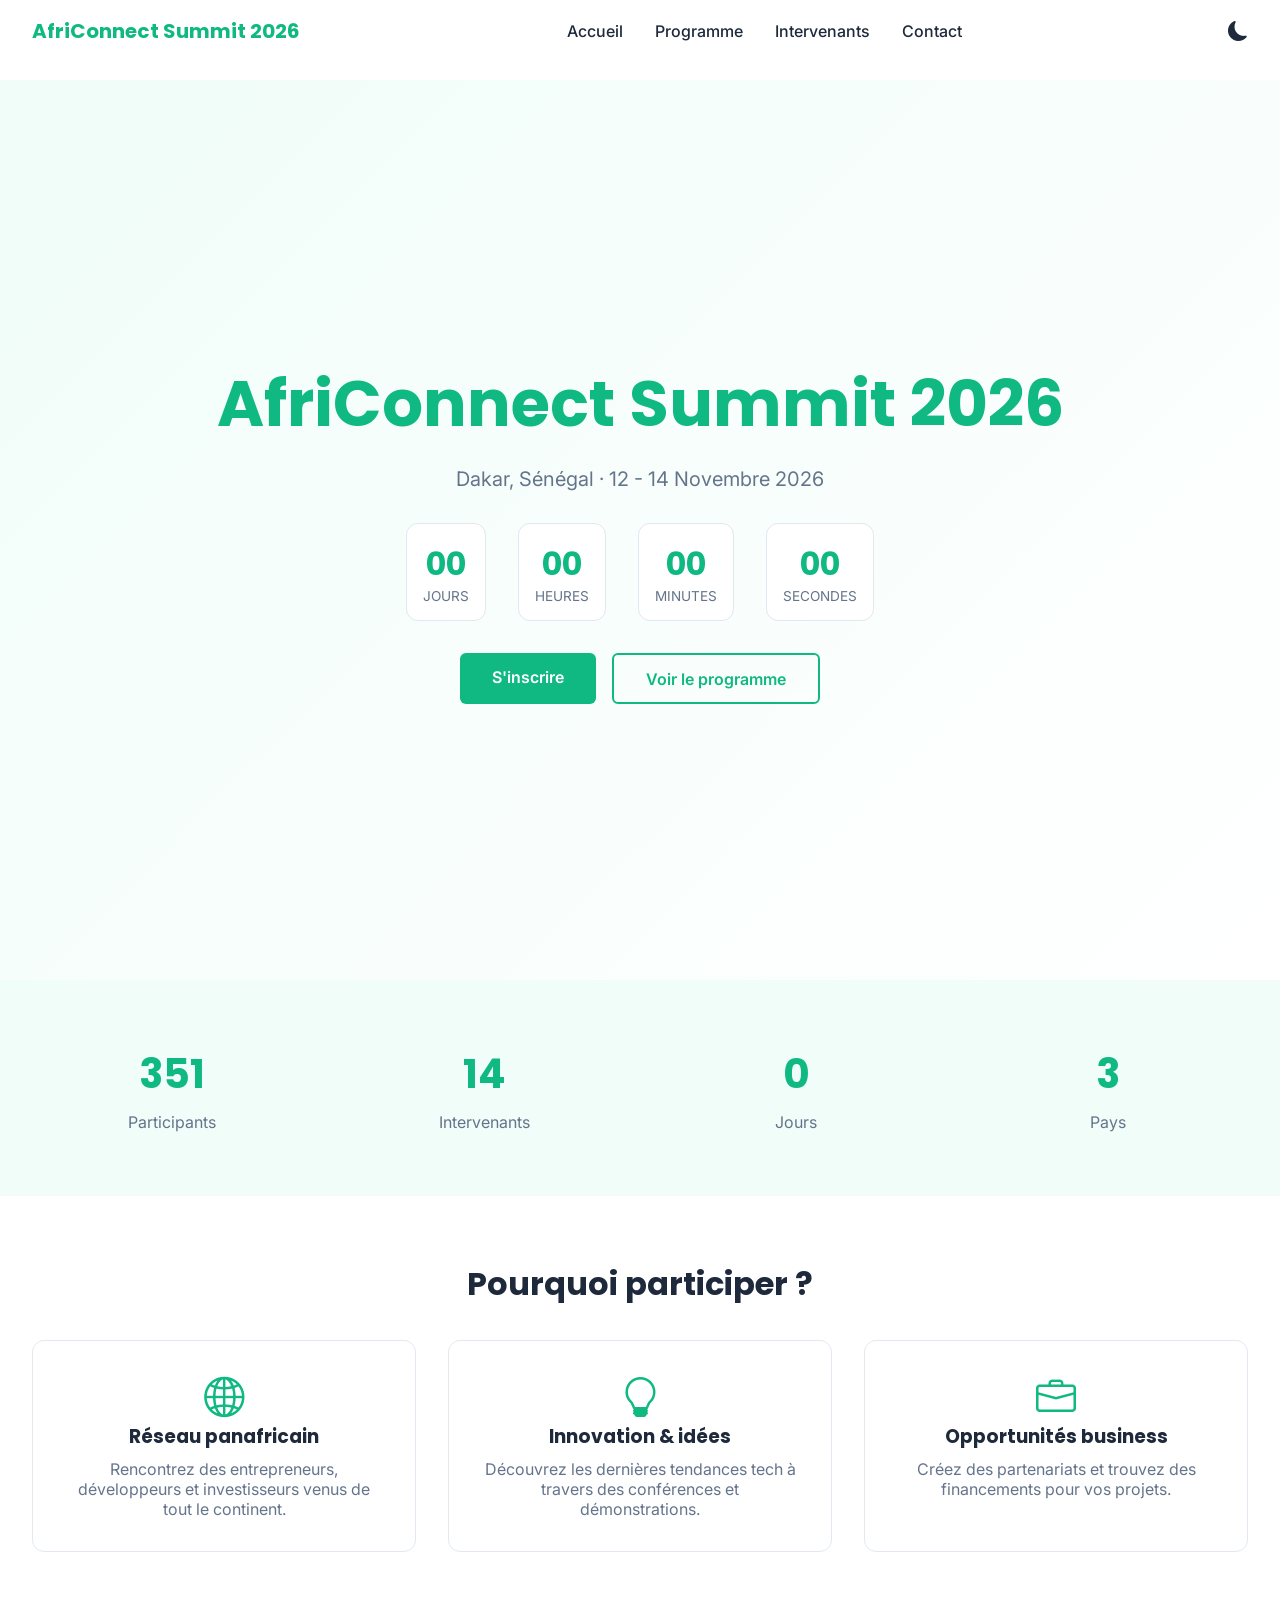
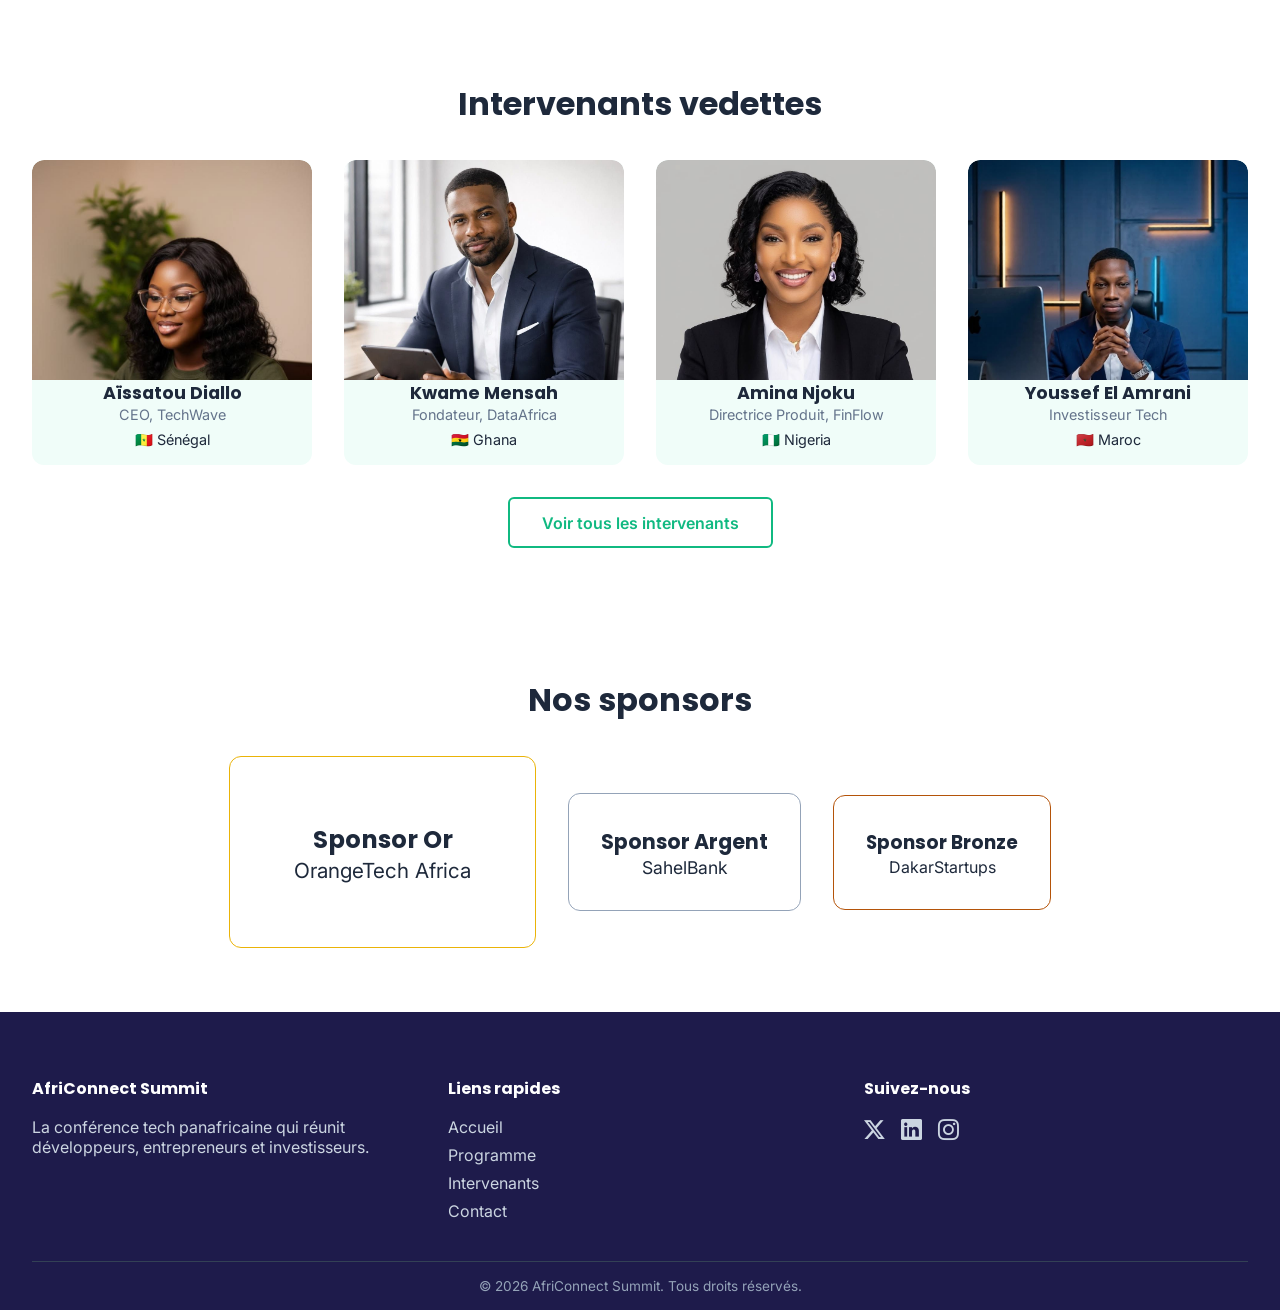
<file: index.html>
<!DOCTYPE html>
<html lang="fr">
<head>
    <meta charset="UTF-8">
    <meta name="viewport" content="width=device-width, initial-scale=1.0">
    <title>AfriConnect Summit 2026 - Accueil</title>

    <!-- Feuille de style externe -->
    <link rel="stylesheet" href="css/style.css">

    <!-- Google Fonts : Poppins pour les titres, Inter pour le corps de texte -->
    <link rel="preconnect" href="https://fonts.googleapis.com">
    <link href="https://fonts.googleapis.com/css2?family=Poppins:wght@600;700&family=Inter:wght@400;500&display=swap" rel="stylesheet">

    <!-- Bootstrap Icons via CDN -->
    <link rel="stylesheet" href="https://cdn.jsdelivr.net/npm/bootstrap-icons/font/bootstrap-icons.css">
</head>
<body>

    <!-- ============ NAVBAR ============ -->
    <header id="navbar">
        <nav>
            <a href="index.html" class="logo">AfriConnect Summit 2026</a>

            <ul class="nav-links" id="nav-links">
                <li><a href="index.html">Accueil</a></li>
                <li><a href="programme.html">Programme</a></li>
                <li><a href="intervenants.html">Intervenants</a></li>
                <li><a href="contact.html">Contact</a></li>
            </ul>

            <div class="nav-actions">
                <button id="theme-toggle" aria-label="Changer de thème">
                    <i class="bi bi-moon-fill"></i>
                </button>
                <button id="hamburger" aria-label="Ouvrir le menu">
                    <i class="bi bi-list"></i>
                </button>
            </div>
        </nav>
    </header>

    <main>
        <!-- ============ SECTION HERO ============ -->
        <section class="hero">
            <h1>AfriConnect Summit 2026</h1>
            <p class="hero-subtitle">Dakar, Sénégal · 12 - 14 Novembre 2026</p>

            <!-- Compte à rebours rempli dynamiquement par JavaScript -->
            <div class="countdown" id="countdown">
                <div class="countdown-item">
                    <span id="days">00</span>
                    <p>Jours</p>
                </div>
                <div class="countdown-item">
                    <span id="hours">00</span>
                    <p>Heures</p>
                </div>
                <div class="countdown-item">
                    <span id="minutes">00</span>
                    <p>Minutes</p>
                </div>
                <div class="countdown-item">
                    <span id="seconds">00</span>
                    <p>Secondes</p>
                </div>
            </div>

            <div class="hero-buttons">
                <a href="contact.html" class="btn btn-primary">S'inscrire</a>
                <a href="programme.html" class="btn btn-secondary">Voir le programme</a>
            </div>
        </section>

        <!-- ============ SECTION CHIFFRES CLÉS ============ -->
        <section class="stats">
            <div class="stat-item">
                <span class="stat-number" data-target="1200">0</span>
                <p>Participants</p>
            </div>
            <div class="stat-item">
                <span class="stat-number" data-target="48">0</span>
                <p>Intervenants</p>
            </div>
            <div class="stat-item">
                <span class="stat-number" data-target="3">0</span>
                <p>Jours</p>
            </div>
            <div class="stat-item">
                <span class="stat-number" data-target="12">0</span>
                <p>Pays</p>
            </div>
        </section>

        <!-- ============ SECTION POURQUOI PARTICIPER ============ -->
        <section class="why-attend animate-in">
            <h2>Pourquoi participer ?</h2>
            <div class="reasons-container">
                <article class="reason">
                    <i class="bi bi-globe2"></i>
                    <h3>Réseau panafricain</h3>
                    <p>Rencontrez des entrepreneurs, développeurs et investisseurs venus de tout le continent.</p>
                </article>
                <article class="reason">
                    <i class="bi bi-lightbulb"></i>
                    <h3>Innovation & idées</h3>
                    <p>Découvrez les dernières tendances tech à travers des conférences et démonstrations.</p>
                </article>
                <article class="reason">
                    <i class="bi bi-briefcase"></i>
                    <h3>Opportunités business</h3>
                    <p>Créez des partenariats et trouvez des financements pour vos projets.</p>
                </article>
            </div>
        </section>

        <!-- ============ SECTION INTERVENANTS VEDETTES ============ -->
        <section class="featured-speakers animate-in">
            <h2>Intervenants vedettes</h2>
            <div class="speakers-grid">
                <article class="speaker-card">
                    <img src="image/WhatsAppf3.jpeg" alt="Photo de Aïssatou Diallo, CEO chez TechWave">
                    <h3>Aïssatou Diallo</h3>
                    <p class="speaker-title">CEO, TechWave</p>
                    <p class="speaker-country">🇸🇳 Sénégal</p>
                </article>
                <article class="speaker-card">
                    <img src="image/WhatsApph2.jpeg" alt="Photo de Kwame Mensah, fondateur de DataAfrica">
                    <h3>Kwame Mensah</h3>
                    <p class="speaker-title">Fondateur, DataAfrica</p>
                    <p class="speaker-country">🇬🇭 Ghana</p>
                </article>
                <article class="speaker-card">
                    <img src="image/Whatf1.jpeg" alt="Photo de Amina Njoku, directrice produit chez FinFlow">
                    <h3>Amina Njoku</h3>
                    <p class="speaker-title">Directrice Produit, FinFlow</p>
                    <p class="speaker-country">🇳🇬 Nigeria</p>
                </article>
                <article class="speaker-card">
                    <img src="image/WhatsApph3.jpeg" alt="Photo de Youssef El Amrani, investisseur tech">
                    <h3>Youssef El Amrani</h3>
                    <p class="speaker-title">Investisseur Tech</p>
                    <p class="speaker-country">🇲🇦 Maroc</p>
                </article>
            </div>
            <a href="intervenants.html" class="btn btn-secondary">Voir tous les intervenants</a>
        </section>

        <!-- ============ SECTION SPONSORS ============ -->
        <section class="sponsors animate-in">
            <h2>Nos sponsors</h2>
            <div class="sponsors-container">
                <div class="sponsor-tier gold">
                    <h3>Sponsor Or</h3>
                    <p>OrangeTech Africa</p>
                </div>
                <div class="sponsor-tier silver">
                    <h3>Sponsor Argent</h3>
                    <p>SahelBank</p>
                </div>
                <div class="sponsor-tier bronze">
                    <h3>Sponsor Bronze</h3>
                    <p>DakarStartups</p>
                </div>
            </div>
        </section>
    </main>

    <!-- ============ FOOTER ============ -->
    <footer>
        <div class="footer-container">
            <div class="footer-col">
                <h4>AfriConnect Summit</h4>
                <p>La conférence tech panafricaine qui réunit développeurs, entrepreneurs et investisseurs.</p>
            </div>
            <div class="footer-col">
                <h4>Liens rapides</h4>
                <a href="index.html">Accueil</a>
                <a href="programme.html">Programme</a>
                <a href="intervenants.html">Intervenants</a>
                <a href="contact.html">Contact</a>
            </div>
            <div class="footer-col">
                <h4>Suivez-nous</h4>
                <div class="social-icons">
                    <a href="#" aria-label="Twitter"><i class="bi bi-twitter-x"></i></a>
                    <a href="#" aria-label="LinkedIn"><i class="bi bi-linkedin"></i></a>
                    <a href="#" aria-label="Instagram"><i class="bi bi-instagram"></i></a>
                </div>
            </div>
        </div>
        <p class="copyright">&copy; <span id="year"></span> AfriConnect Summit. Tous droits réservés.</p>
        <button id="back-to-top" aria-label="Retour en haut de la page">
            <i class="bi bi-arrow-up"></i>
        </button>
    </footer>

    <!-- Script JavaScript en fin de body -->
    <script src="js/main.js"></script>
</body>
</html>
</file>
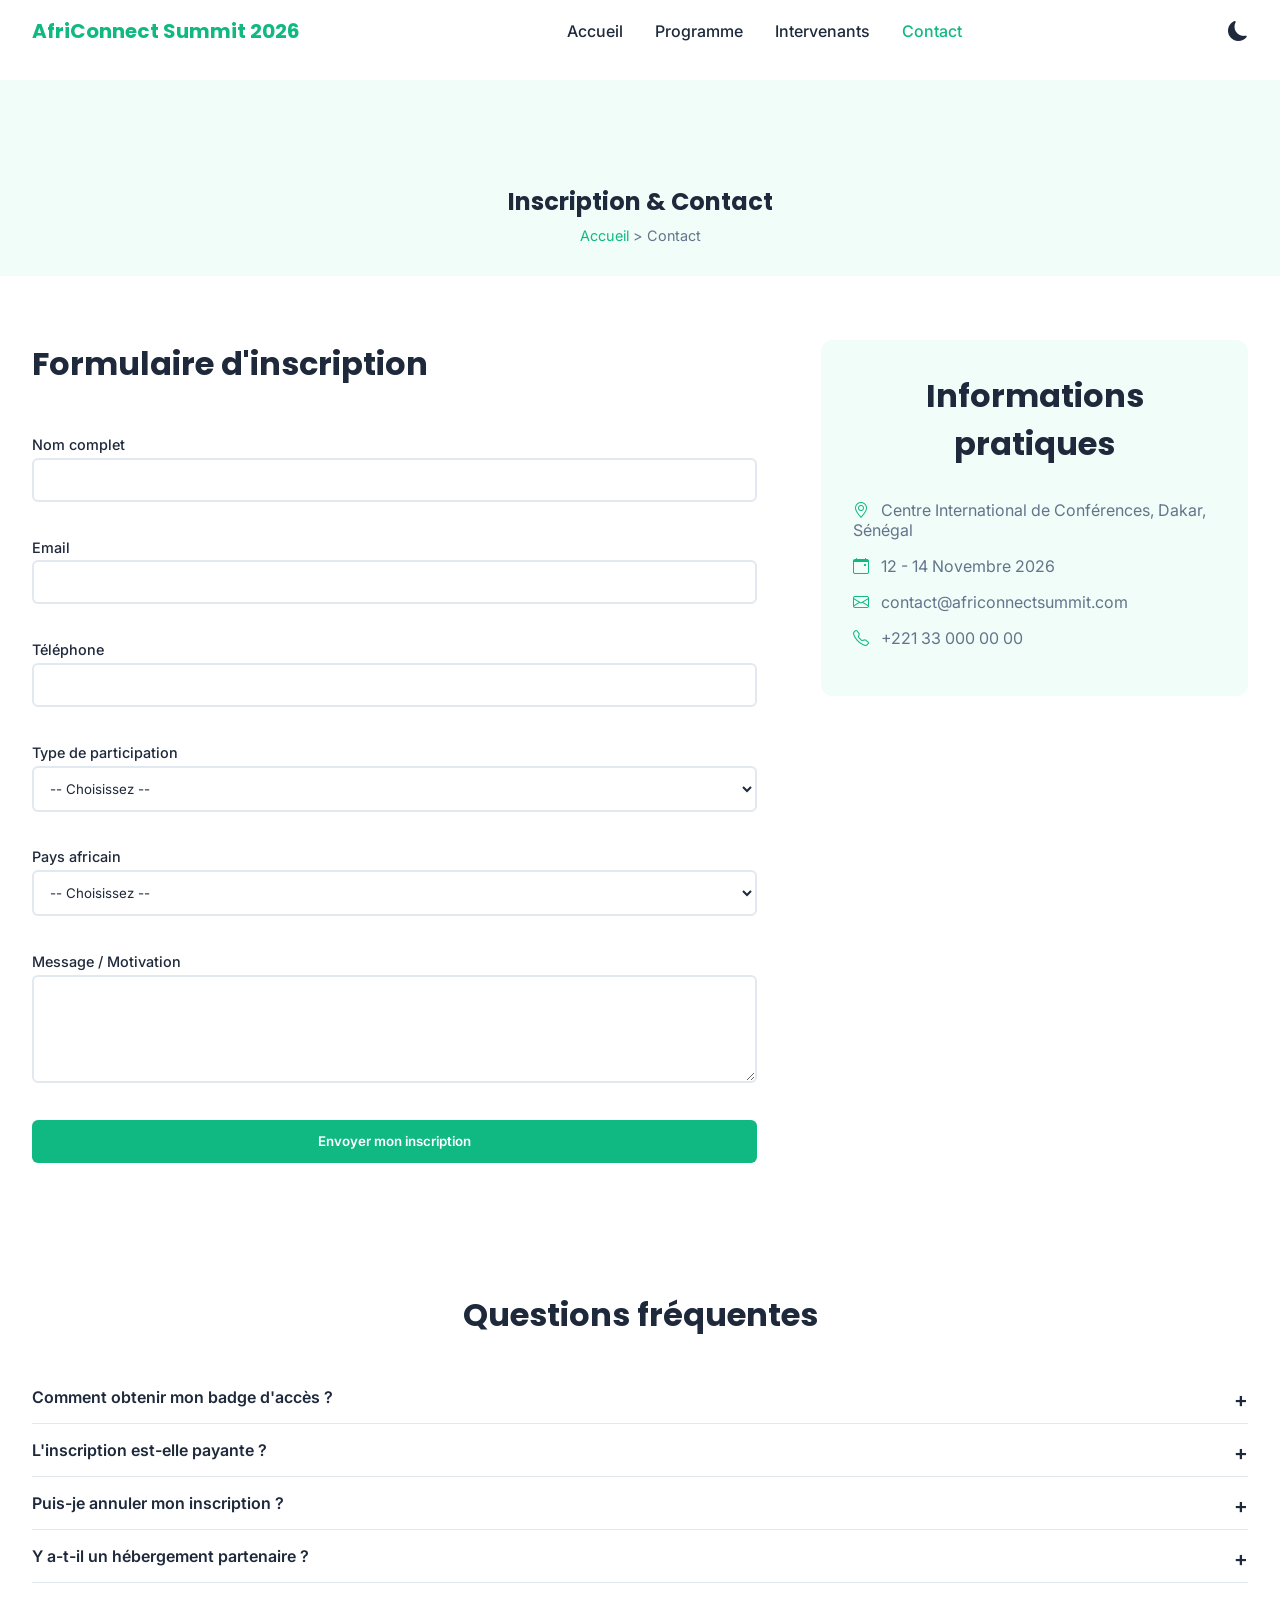
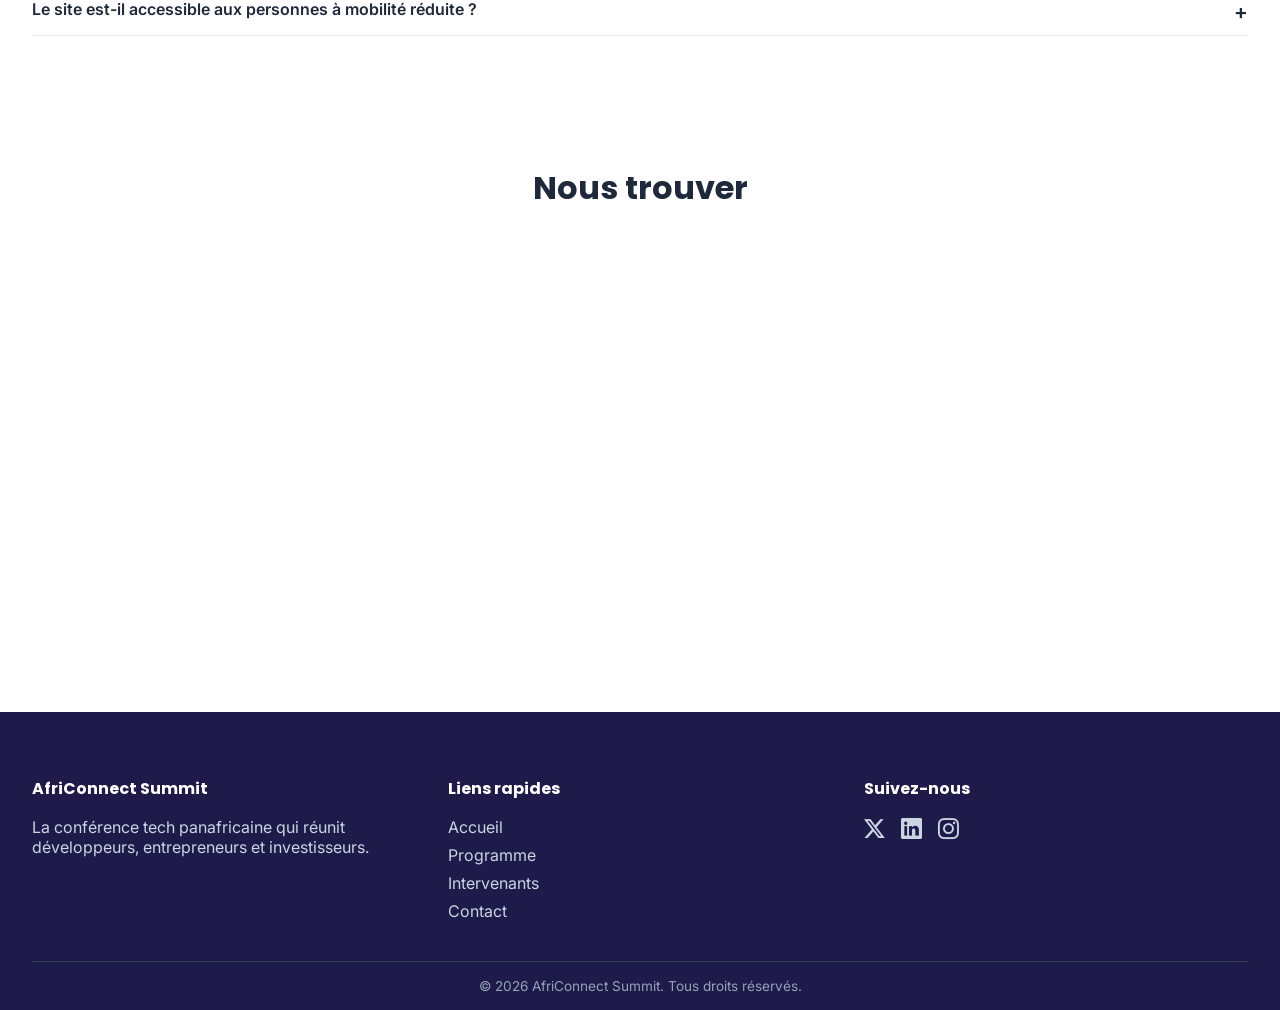
<file: contact.html>
<!DOCTYPE html>
<html lang="fr">
<head>
    <meta charset="UTF-8">
    <meta name="viewport" content="width=device-width, initial-scale=1.0">
    <title>AfriConnect Summit 2026 - Inscription & Contact</title>
    <link rel="stylesheet" href="css/style.css">
    <link rel="preconnect" href="https://fonts.googleapis.com">
    <link href="https://fonts.googleapis.com/css2?family=Poppins:wght@600;700&family=Inter:wght@400;500&display=swap" rel="stylesheet">
    <link rel="stylesheet" href="https://cdn.jsdelivr.net/npm/bootstrap-icons/font/bootstrap-icons.css">
</head>
<body>

    <!-- ============ NAVBAR ============ -->
    <header id="navbar">
        <nav>
            <a href="index.html" class="logo">AfriConnect Summit 2026</a>
            <ul class="nav-links" id="nav-links">
                <li><a href="index.html">Accueil</a></li>
                <li><a href="programme.html">Programme</a></li>
                <li><a href="intervenants.html">Intervenants</a></li>
                <li><a href="contact.html" class="active">Contact</a></li>
            </ul>
            <div class="nav-actions">
                <button id="theme-toggle" aria-label="Changer de thème">
                    <i class="bi bi-moon-fill"></i>
                </button>
                <button id="hamburger" aria-label="Ouvrir le menu">
                    <i class="bi bi-list"></i>
                </button>
            </div>
        </nav>
    </header>

    <main>
        <!-- ============ HERO INTERNE ============ -->
        <section class="page-hero">
            <h1>Inscription & Contact</h1>
            <nav aria-label="Fil d'Ariane" class="breadcrumb">
                <a href="index.html">Accueil</a> &gt; <span>Contact</span>
            </nav>
        </section>

        <!-- ============ FORMULAIRE + INFOS ============ -->
        <section class="contact-section animate-in">
            <!-- Colonne formulaire -->
            <form id="registration-form" class="registration-form" novalidate>
                <h2>Formulaire d'inscription</h2>

                <div class="form-group">
                    <label for="fullname">Nom complet</label>
                    <input type="text" id="fullname" name="fullname" required>
                    <span class="error-message" id="fullname-error"></span>
                </div>

                <div class="form-group">
                    <label for="email">Email</label>
                    <input type="email" id="email" name="email" required>
                    <span class="error-message" id="email-error"></span>
                </div>

                <div class="form-group">
                    <label for="phone">Téléphone</label>
                    <input type="tel" id="phone" name="phone" required>
                    <span class="error-message" id="phone-error"></span>
                </div>

                <div class="form-group">
                    <label for="participation-type">Type de participation</label>
                    <select id="participation-type" name="participation-type" required>
                        <option value="">-- Choisissez --</option>
                        <option value="visiteur">Visiteur</option>
                        <option value="intervenant">Intervenant</option>
                        <option value="sponsor">Sponsor</option>
                        <option value="presse">Presse</option>
                    </select>
                    <span class="error-message" id="participation-type-error"></span>
                </div>

                <div class="form-group">
                    <label for="country">Pays africain</label>
                    <select id="country" name="country" required>
                        <option value="">-- Choisissez --</option>
                        <option value="senegal">Sénégal</option>
                        <option value="ghana">Ghana</option>
                        <option value="nigeria">Nigeria</option>
                        <option value="maroc">Maroc</option>
                        <option value="cote-ivoire">Côte d'Ivoire</option>
                        <option value="afrique-sud">Afrique du Sud</option>
                        <option value="kenya">Kenya</option>
                        <option value="cameroun">Cameroun</option>
                        <option value="tunisie">Tunisie</option>
                        <option value="mali">Mali</option>
                        <option value="rwanda">Rwanda</option>
                    </select>
                    <span class="error-message" id="country-error"></span>
                </div>

                <div class="form-group">
                    <label for="message">Message / Motivation</label>
                    <textarea id="message" name="message" rows="5" required></textarea>
                    <span class="error-message" id="message-error"></span>
                </div>

                <button type="submit" class="btn btn-primary">Envoyer mon inscription</button>

                <!-- Message de succès affiché par JS après validation -->
                <p class="success-message" id="success-message"></p>
            </form>

            <!-- Colonne informations -->
            <aside class="contact-info">
                <h2>Informations pratiques</h2>
                <p><i class="bi bi-geo-alt"></i> Centre International de Conférences, Dakar, Sénégal</p>
                <p><i class="bi bi-calendar-event"></i> 12 - 14 Novembre 2026</p>
                <p><i class="bi bi-envelope"></i> contact@africonnectsummit.com</p>
                <p><i class="bi bi-telephone"></i> +221 33 000 00 00</p>
            </aside>
        </section>

        <!-- ============ FAQ EN ACCORDÉON CSS PUR ============ -->
        <section class="faq-section animate-in">
            <h2>Questions fréquentes</h2>

            <div class="accordion">
                <div class="accordion-item">
                    <input type="checkbox" id="faq1" class="accordion-toggle">
                    <label for="faq1" class="accordion-header">Comment obtenir mon badge d'accès ?</label>
                    <div class="accordion-content">
                        <p>Votre badge vous sera envoyé par email après validation de votre inscription. Présentez-le à l'accueil le jour J.</p>
                    </div>
                </div>

                <div class="accordion-item">
                    <input type="checkbox" id="faq2" class="accordion-toggle">
                    <label for="faq2" class="accordion-header">L'inscription est-elle payante ?</label>
                    <div class="accordion-content">
                        <p>L'inscription visiteur est gratuite. Les places intervenants et sponsors sont soumises à validation par l'organisation.</p>
                    </div>
                </div>

                <div class="accordion-item">
                    <input type="checkbox" id="faq3" class="accordion-toggle">
                    <label for="faq3" class="accordion-header">Puis-je annuler mon inscription ?</label>
                    <div class="accordion-content">
                        <p>Oui, contactez-nous par email au moins 7 jours avant l'événement pour annuler ou modifier votre inscription.</p>
                    </div>
                </div>

                <div class="accordion-item">
                    <input type="checkbox" id="faq4" class="accordion-toggle">
                    <label for="faq4" class="accordion-header">Y a-t-il un hébergement partenaire ?</label>
                    <div class="accordion-content">
                        <p>Oui, une liste d'hôtels partenaires avec tarifs préférentiels est disponible sur demande par email.</p>
                    </div>
                </div>

                <div class="accordion-item">
                    <input type="checkbox" id="faq5" class="accordion-toggle">
                    <label for="faq5" class="accordion-header">Le site est-il accessible aux personnes à mobilité réduite ?</label>
                    <div class="accordion-content">
                        <p>Oui, le Centre International de Conférences est entièrement accessible aux personnes à mobilité réduite.</p>
                    </div>
                </div>
            </div>
        </section>

        <!-- ============ CARTE GOOGLE MAPS ============ -->
        <section class="map-section animate-in">
            <h2>Nous trouver</h2>
            <iframe
                src="https://www.google.com/maps/embed?pb=!1m18!1m12!1m3!1d123456.0!2d-17.4676861!3d14.7167163!2m3!1f0!2f0!3f0!3m2!1i1024!2i768!4f13.1!3m3!1m2!1s0x0%3A0x0!2sDakar%2C+S%C3%A9n%C3%A9gal!5e0!3m2!1sfr!2ssn"
                width="100%"
                height="400"
                style="border:0;"
                allowfullscreen=""
                loading="lazy"
                referrerpolicy="no-referrer-when-downgrade"
                title="Localisation AfriConnect Summit - Dakar, Sénégal">
            </iframe>
        </section>
    </main>

    <!-- ============ FOOTER ============ -->
    <footer>
        <div class="footer-container">
            <div class="footer-col">
                <h4>AfriConnect Summit</h4>
                <p>La conférence tech panafricaine qui réunit développeurs, entrepreneurs et investisseurs.</p>
            </div>
            <div class="footer-col">
                <h4>Liens rapides</h4>
                <a href="index.html">Accueil</a>
                <a href="programme.html">Programme</a>
                <a href="intervenants.html">Intervenants</a>
                <a href="contact.html">Contact</a>
            </div>
            <div class="footer-col">
                <h4>Suivez-nous</h4>
                <div class="social-icons">
                    <a href="#" aria-label="Twitter"><i class="bi bi-twitter-x"></i></a>
                    <a href="#" aria-label="LinkedIn"><i class="bi bi-linkedin"></i></a>
                    <a href="#" aria-label="Instagram"><i class="bi bi-instagram"></i></a>
                </div>
            </div>
        </div>
        <p class="copyright">&copy; <span id="year"></span> AfriConnect Summit. Tous droits réservés.</p>
        <button id="back-to-top" aria-label="Retour en haut de la page">
            <i class="bi bi-arrow-up"></i>
        </button>
    </footer>

    <script src="js/main.js"></script>
</body>
</html>
</file>
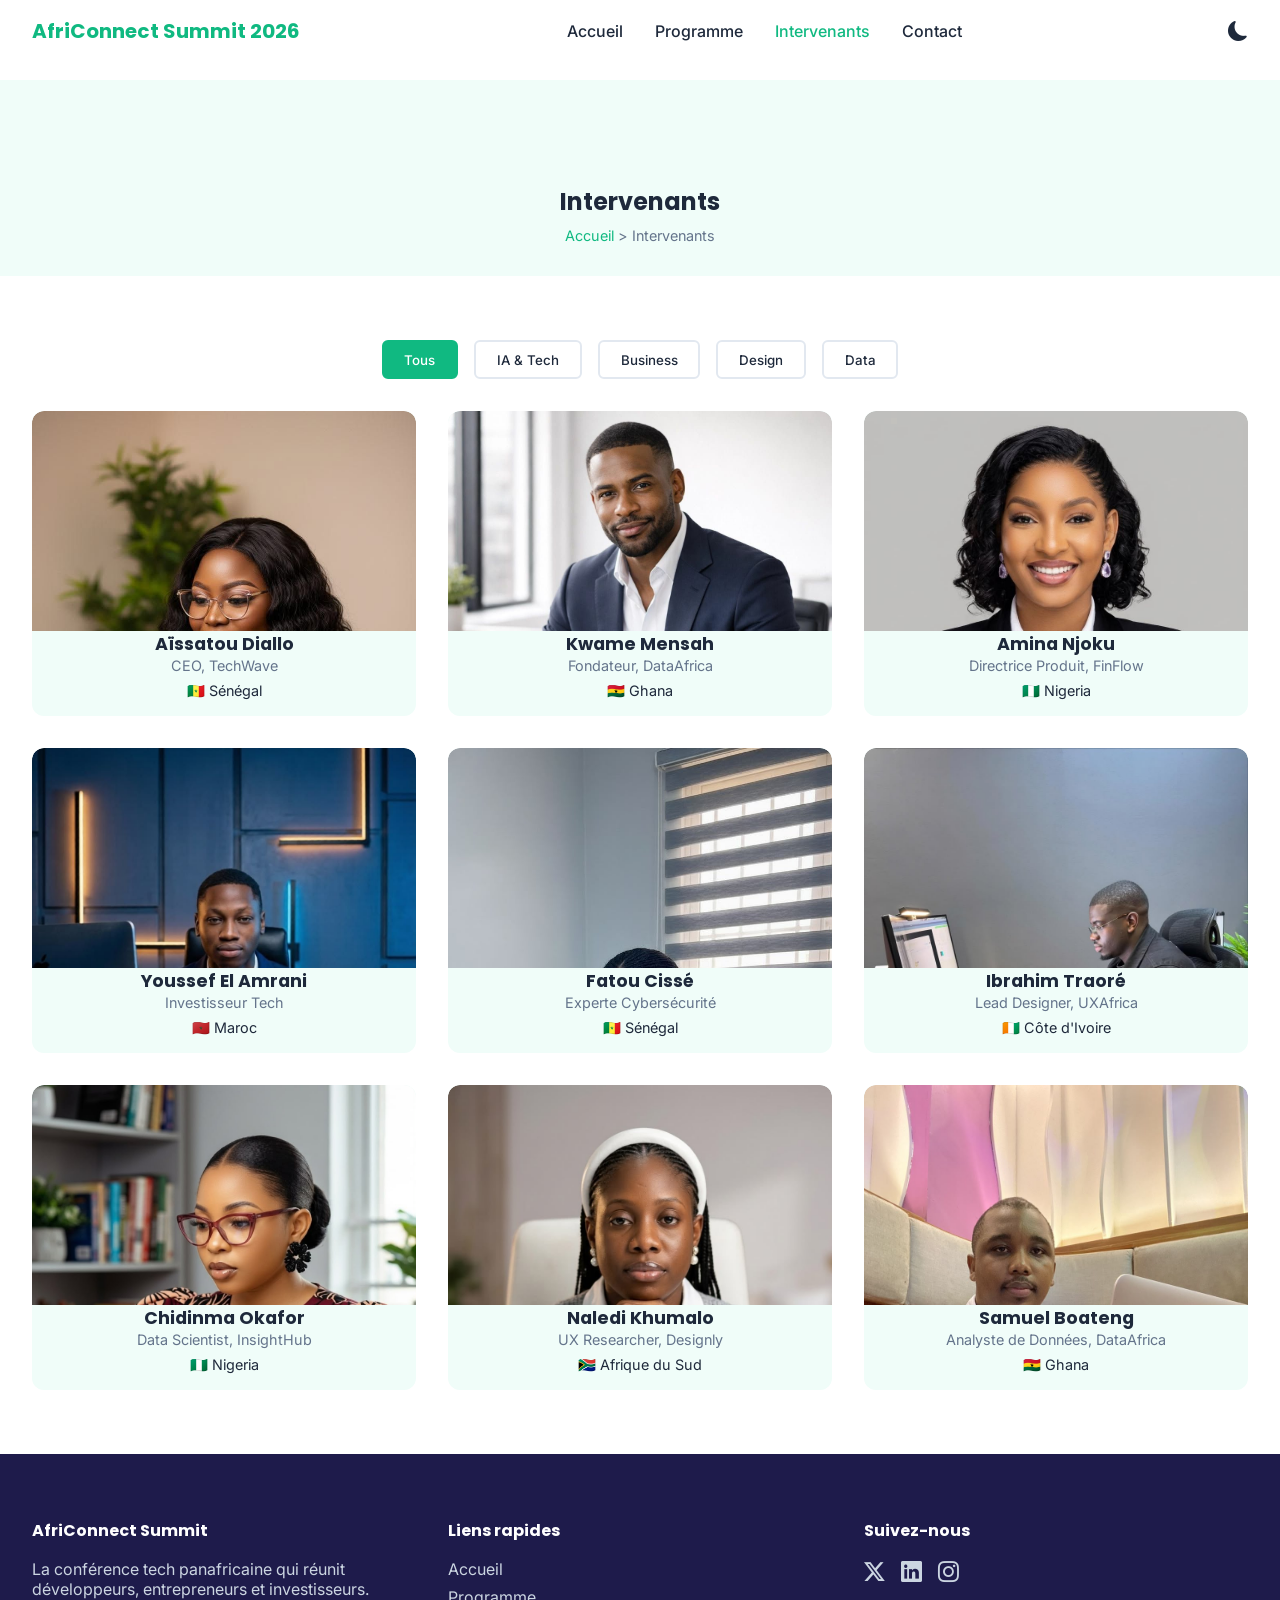
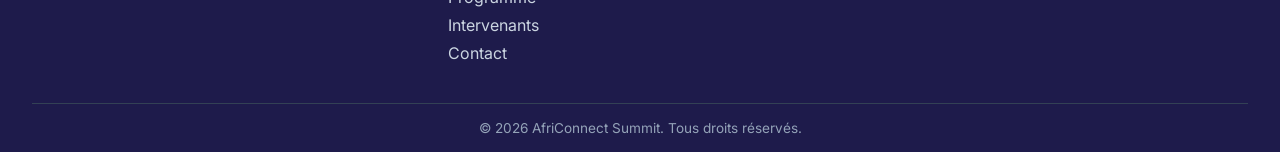
<file: intervenants.html>
<!DOCTYPE html>
<html lang="fr">
<head>
    <meta charset="UTF-8">
    <meta name="viewport" content="width=device-width, initial-scale=1.0">
    <title>AfriConnect Summit 2026 - Intervenants</title>
    <link rel="stylesheet" href="css/style.css">
    <link rel="preconnect" href="https://fonts.googleapis.com">
    <link href="https://fonts.googleapis.com/css2?family=Poppins:wght@600;700&family=Inter:wght@400;500&display=swap" rel="stylesheet">
    <link rel="stylesheet" href="https://cdn.jsdelivr.net/npm/bootstrap-icons/font/bootstrap-icons.css">
</head>
<body>

    <!-- ============ NAVBAR ============ -->
    <header id="navbar">
        <nav>
            <a href="index.html" class="logo">AfriConnect Summit 2026</a>
            <ul class="nav-links" id="nav-links">
                <li><a href="index.html">Accueil</a></li>
                <li><a href="programme.html">Programme</a></li>
                <li><a href="intervenants.html" class="active">Intervenants</a></li>
                <li><a href="contact.html">Contact</a></li>
            </ul>
            <div class="nav-actions">
                <button id="theme-toggle" aria-label="Changer de thème">
                    <i class="bi bi-moon-fill"></i>
                </button>
                <button id="hamburger" aria-label="Ouvrir le menu">
                    <i class="bi bi-list"></i>
                </button>
            </div>
        </nav>
    </header>

    <main>
        <!-- ============ HERO INTERNE ============ -->
        <section class="page-hero">
            <h1>Intervenants</h1>
            <nav aria-label="Fil d'Ariane" class="breadcrumb">
                <a href="index.html">Accueil</a> &gt; <span>Intervenants</span>
            </nav>
        </section>

        <!-- ============ FILTRAGE DYNAMIQUE ============ -->
        <section class="speakers-page animate-in">
            <div class="filters">
                <button class="filter-btn active" data-filter="all">Tous</button>
                <button class="filter-btn" data-filter="ia-tech">IA & Tech</button>
                <button class="filter-btn" data-filter="business">Business</button>
                <button class="filter-btn" data-filter="design">Design</button>
                <button class="filter-btn" data-filter="data">Data</button>
            </div>

            <!-- ============ GRILLE D'INTERVENANTS ============ -->
            <div class="speakers-grid-full">
                <article class="speaker-card" data-category="ia-tech">
                    <img src="image/WhatsAppf3.jpeg" alt="Photo de Aïssatou Diallo, CEO chez TechWave">
                    <h3>Aïssatou Diallo</h3>
                    <p class="speaker-title">CEO, TechWave</p>
                    <p class="speaker-country">🇸🇳 Sénégal</p>
                </article>

                <article class="speaker-card" data-category="ia-tech">
                    <img src="image/WhatsApph2.jpeg" alt="Photo de Kwame Mensah, fondateur de DataAfrica">
                    <h3>Kwame Mensah</h3>
                    <p class="speaker-title">Fondateur, DataAfrica</p>
                    <p class="speaker-country">🇬🇭 Ghana</p>
                </article>

                <article class="speaker-card" data-category="business">
                    <img src="image/Whatf1.jpeg" alt="Photo de Amina Njoku, directrice produit chez FinFlow">
                    <h3>Amina Njoku</h3>
                    <p class="speaker-title">Directrice Produit, FinFlow</p>
                    <p class="speaker-country">🇳🇬 Nigeria</p>
                </article>

                <article class="speaker-card" data-category="business">
                    <img src="image/WhatsApph3.jpeg" alt="Photo de Youssef El Amrani, investisseur tech">
                    <h3>Youssef El Amrani</h3>
                    <p class="speaker-title">Investisseur Tech</p>
                    <p class="speaker-country">🇲🇦 Maroc</p>
                </article>

                <article class="speaker-card" data-category="ia-tech">
                    <img src="image/fc.jpeg" alt="Photo de Fatou Cissé, experte en cybersécurité">
                    <h3>Fatou Cissé</h3>
                    <p class="speaker-title">Experte Cybersécurité</p>
                    <p class="speaker-country">🇸🇳 Sénégal</p>
                </article>

                <article class="speaker-card" data-category="design">
                    <img src="image/it.jpeg" alt="Photo de Ibrahim Traoré, lead designer">
                    <h3>Ibrahim Traoré</h3>
                    <p class="speaker-title">Lead Designer, UXAfrica</p>
                    <p class="speaker-country">🇨🇮 Côte d'Ivoire</p>
                </article>

                <article class="speaker-card" data-category="data">
                    <img src="image/ci.jpeg" alt="Photo de Chidinma Okafor, data scientist">
                    <h3>Chidinma Okafor</h3>
                    <p class="speaker-title">Data Scientist, InsightHub</p>
                    <p class="speaker-country">🇳🇬 Nigeria</p>
                </article>

                <article class="speaker-card" data-category="design">
                    <img src="image/nk.jpeg" alt="Photo de Naledi Khumalo, UX researcher">
                    <h3>Naledi Khumalo</h3>
                    <p class="speaker-title">UX Researcher, Designly</p>
                    <p class="speaker-country">🇿🇦 Afrique du Sud</p>
                </article>

                <article class="speaker-card" data-category="data">
                    <img src="image/sb.jpeg" alt="Photo de Samuel Boateng, analyste de données">
                    <h3>Samuel Boateng</h3>
                    <p class="speaker-title">Analyste de Données, DataAfrica</p>
                    <p class="speaker-country">🇬🇭 Ghana</p>
                </article>
            </div>
        </section>
    </main>

    <!-- ============ FOOTER ============ -->
    <footer>
        <div class="footer-container">
            <div class="footer-col">
                <h4>AfriConnect Summit</h4>
                <p>La conférence tech panafricaine qui réunit développeurs, entrepreneurs et investisseurs.</p>
            </div>
            <div class="footer-col">
                <h4>Liens rapides</h4>
                <a href="index.html">Accueil</a>
                <a href="programme.html">Programme</a>
                <a href="intervenants.html">Intervenants</a>
                <a href="contact.html">Contact</a>
            </div>
            <div class="footer-col">
                <h4>Suivez-nous</h4>
                <div class="social-icons">
                    <a href="#" aria-label="Twitter"><i class="bi bi-twitter-x"></i></a>
                    <a href="#" aria-label="LinkedIn"><i class="bi bi-linkedin"></i></a>
                    <a href="#" aria-label="Instagram"><i class="bi bi-instagram"></i></a>
                </div>
            </div>
        </div>
        <p class="copyright">&copy; <span id="year"></span> AfriConnect Summit. Tous droits réservés.</p>
        <button id="back-to-top" aria-label="Retour en haut de la page">
            <i class="bi bi-arrow-up"></i>
        </button>
    </footer>

    <script src="js/main.js"></script>
</body>
</html>
</file>
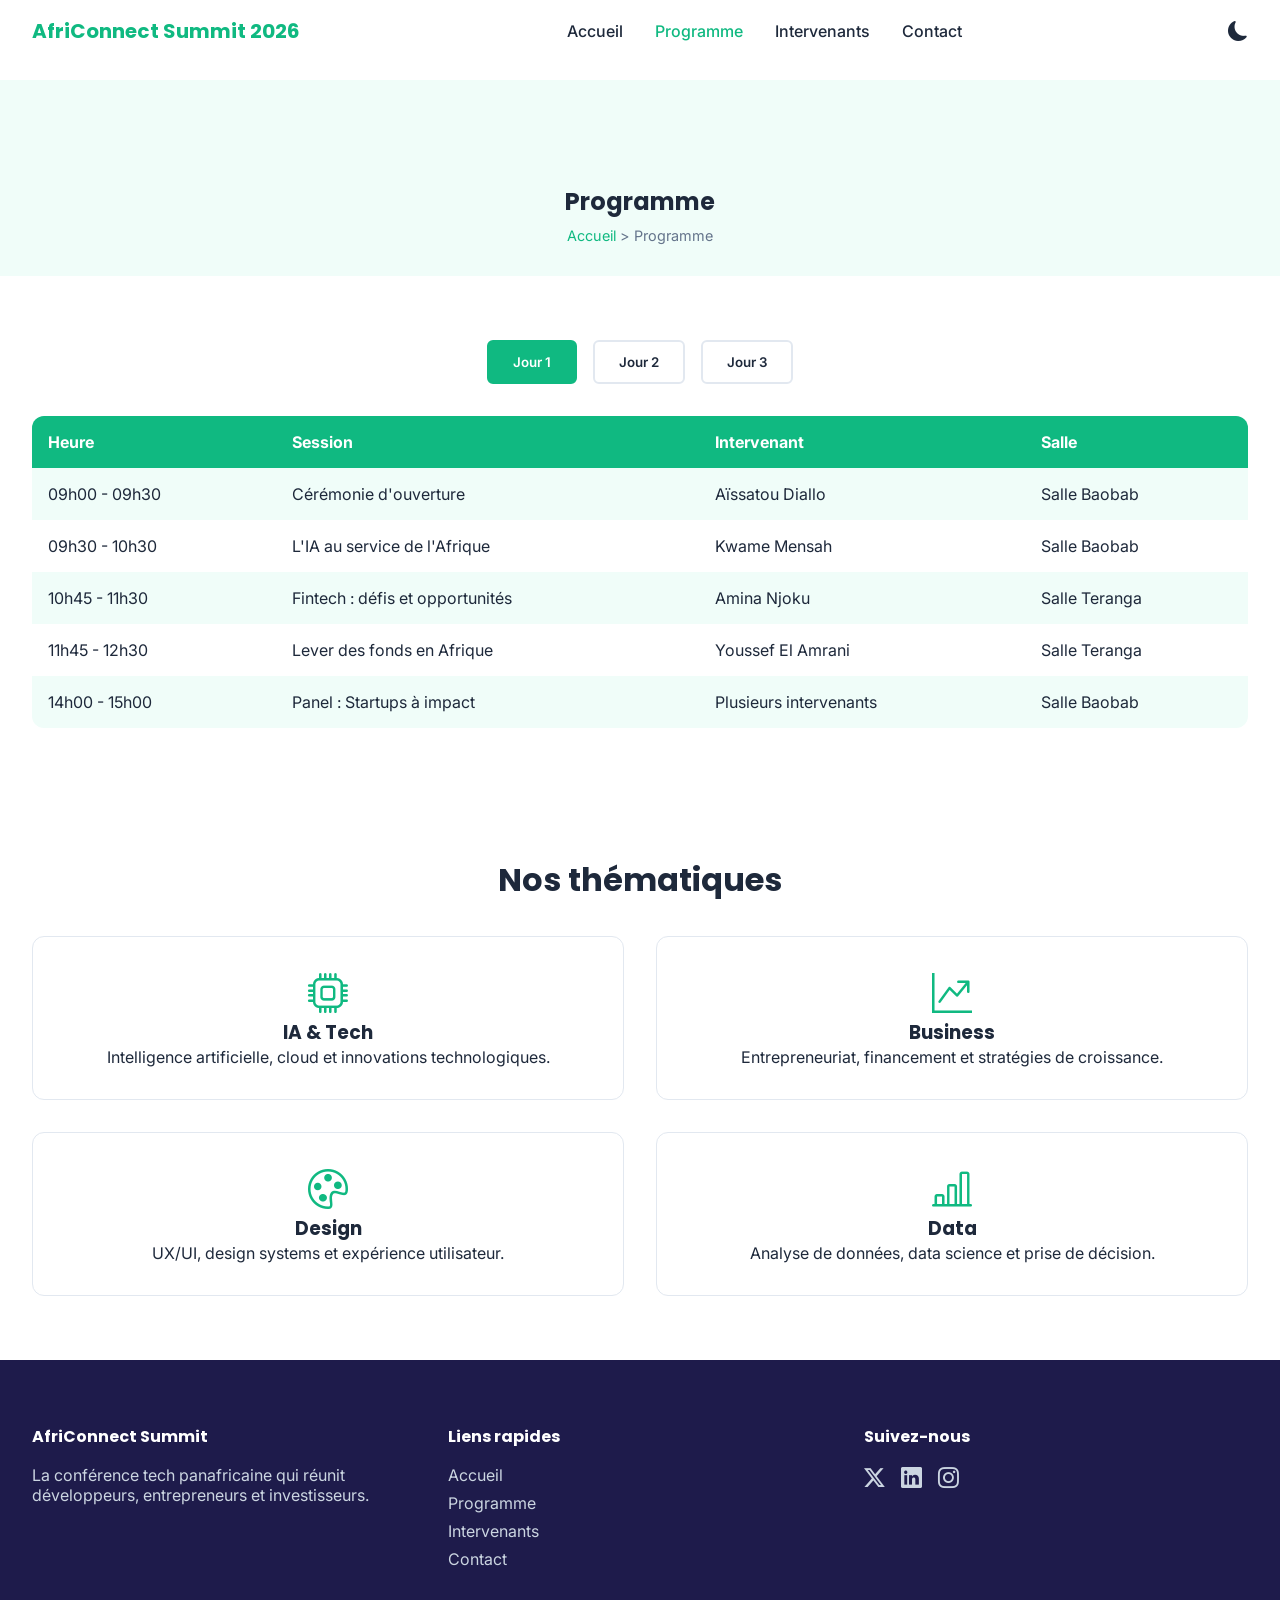
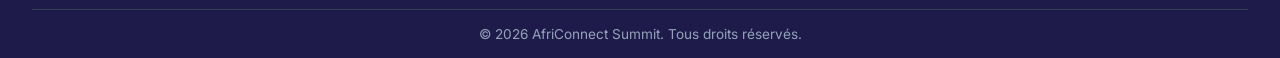
<file: programme.html>
<!DOCTYPE html>
<html lang="fr">
<head>
    <meta charset="UTF-8">
    <meta name="viewport" content="width=device-width, initial-scale=1.0">
    <title>AfriConnect Summit 2026 - Programme</title>
    <link rel="stylesheet" href="css/style.css">
    <link rel="preconnect" href="https://fonts.googleapis.com">
    <link href="https://fonts.googleapis.com/css2?family=Poppins:wght@600;700&family=Inter:wght@400;500&display=swap" rel="stylesheet">
    <link rel="stylesheet" href="https://cdn.jsdelivr.net/npm/bootstrap-icons/font/bootstrap-icons.css">
</head>
<body>

    <!-- ============ NAVBAR ============ -->
    <header id="navbar">
        <nav>
            <a href="index.html" class="logo">AfriConnect Summit 2026</a>
            <ul class="nav-links" id="nav-links">
                <li><a href="index.html">Accueil</a></li>
                <li><a href="programme.html" class="active">Programme</a></li>
                <li><a href="intervenants.html">Intervenants</a></li>
                <li><a href="contact.html">Contact</a></li>
            </ul>
            <div class="nav-actions">
                <button id="theme-toggle" aria-label="Changer de thème">
                    <i class="bi bi-moon-fill"></i>
                </button>
                <button id="hamburger" aria-label="Ouvrir le menu">
                    <i class="bi bi-list"></i>
                </button>
            </div>
        </nav>
    </header>

    <main>
        <!-- ============ HERO INTERNE ============ -->
        <section class="page-hero">
            <h1>Programme</h1>
            <nav aria-label="Fil d'Ariane" class="breadcrumb">
                <a href="index.html">Accueil</a> &gt; <span>Programme</span>
            </nav>
        </section>

        <!-- ============ ONGLETS 3 JOURS ============ -->
        <section class="schedule">
            <div class="tabs">
                <button class="tab-btn active" data-day="1">Jour 1</button>
                <button class="tab-btn" data-day="2">Jour 2</button>
                <button class="tab-btn" data-day="3">Jour 3</button>
            </div>

            <!-- Planning Jour 1 -->
            <div class="tab-content active" id="day-1">
                <table>
                    <thead>
                        <tr>
                            <th>Heure</th>
                            <th>Session</th>
                            <th>Intervenant</th>
                            <th>Salle</th>
                        </tr>
                    </thead>
                    <tbody>
                        <tr>
                            <td>09h00 - 09h30</td>
                            <td>Cérémonie d'ouverture</td>
                            <td>Aïssatou Diallo</td>
                            <td>Salle Baobab</td>
                        </tr>
                        <tr>
                            <td>09h30 - 10h30</td>
                            <td>L'IA au service de l'Afrique</td>
                            <td>Kwame Mensah</td>
                            <td>Salle Baobab</td>
                        </tr>
                        <tr>
                            <td>10h45 - 11h30</td>
                            <td>Fintech : défis et opportunités</td>
                            <td>Amina Njoku</td>
                            <td>Salle Teranga</td>
                        </tr>
                        <tr>
                            <td>11h45 - 12h30</td>
                            <td>Lever des fonds en Afrique</td>
                            <td>Youssef El Amrani</td>
                            <td>Salle Teranga</td>
                        </tr>
                        <tr>
                            <td>14h00 - 15h00</td>
                            <td>Panel : Startups à impact</td>
                            <td>Plusieurs intervenants</td>
                            <td>Salle Baobab</td>
                        </tr>
                    </tbody>
                </table>
            </div>

            <!-- Planning Jour 2 -->
            <div class="tab-content" id="day-2">
                <table>
                    <thead>
                        <tr>
                            <th>Heure</th>
                            <th>Session</th>
                            <th>Intervenant</th>
                            <th>Salle</th>
                        </tr>
                    </thead>
                    <tbody>
                        <tr>
                            <td>09h00 - 10h00</td>
                            <td>Cybersécurité en Afrique</td>
                            <td>Fatou Cissé</td>
                            <td>Salle Baobab</td>
                        </tr>
                        <tr>
                            <td>10h15 - 11h00</td>
                            <td>Design systems à grande échelle</td>
                            <td>Ibrahim Traoré</td>
                            <td>Salle Teranga</td>
                        </tr>
                        <tr>
                            <td>11h15 - 12h00</td>
                            <td>Data et prise de décision</td>
                            <td>Chidinma Okafor</td>
                            <td>Salle Teranga</td>
                        </tr>
                        <tr>
                            <td>13h30 - 14h30</td>
                            <td>Ateliers pratiques développeurs</td>
                            <td>Équipe technique</td>
                            <td>Salle Sankara</td>
                        </tr>
                        <tr>
                            <td>15h00 - 16h00</td>
                            <td>Networking et pitchs startups</td>
                            <td>Plusieurs intervenants</td>
                            <td>Salle Baobab</td>
                        </tr>
                    </tbody>
                </table>
            </div>

            <!-- Planning Jour 3 -->
            <div class="tab-content" id="day-3">
                <table>
                    <thead>
                        <tr>
                            <th>Heure</th>
                            <th>Session</th>
                            <th>Intervenant</th>
                            <th>Salle</th>
                        </tr>
                    </thead>
                    <tbody>
                        <tr>
                            <td>09h00 - 10h00</td>
                            <td>Femmes et leadership tech</td>
                            <td>Amina Njoku</td>
                            <td>Salle Baobab</td>
                        </tr>
                        <tr>
                            <td>10h15 - 11h15</td>
                            <td>Blockchain et souveraineté numérique</td>
                            <td>Youssef El Amrani</td>
                            <td>Salle Teranga</td>
                        </tr>
                        <tr>
                            <td>11h30 - 12h15</td>
                            <td>Cas d'usage IA en entreprise</td>
                            <td>Kwame Mensah</td>
                            <td>Salle Teranga</td>
                        </tr>
                        <tr>
                            <td>14h00 - 15h00</td>
                            <td>Table ronde : avenir de la tech africaine</td>
                            <td>Plusieurs intervenants</td>
                            <td>Salle Baobab</td>
                        </tr>
                        <tr>
                            <td>15h30 - 16h30</td>
                            <td>Cérémonie de clôture</td>
                            <td>Aïssatou Diallo</td>
                            <td>Salle Baobab</td>
                        </tr>
                    </tbody>
                </table>
            </div>
        </section>

        <!-- ============ SECTION THÉMATIQUES ============ -->
        <section class="themes animate-in">
            <h2>Nos thématiques</h2>
            <div class="themes-grid">
                <article class="theme-card">
                    <i class="bi bi-cpu"></i>
                    <h3>IA & Tech</h3>
                    <p>Intelligence artificielle, cloud et innovations technologiques.</p>
                </article>
                <article class="theme-card">
                    <i class="bi bi-graph-up-arrow"></i>
                    <h3>Business</h3>
                    <p>Entrepreneuriat, financement et stratégies de croissance.</p>
                </article>
                <article class="theme-card">
                    <i class="bi bi-palette"></i>
                    <h3>Design</h3>
                    <p>UX/UI, design systems et expérience utilisateur.</p>
                </article>
                <article class="theme-card">
                    <i class="bi bi-bar-chart-line"></i>
                    <h3>Data</h3>
                    <p>Analyse de données, data science et prise de décision.</p>
                </article>
            </div>
        </section>
    </main>

    <!-- ============ FOOTER ============ -->
    <footer>
        <div class="footer-container">
            <div class="footer-col">
                <h4>AfriConnect Summit</h4>
                <p>La conférence tech panafricaine qui réunit développeurs, entrepreneurs et investisseurs.</p>
            </div>
            <div class="footer-col">
                <h4>Liens rapides</h4>
                <a href="index.html">Accueil</a>
                <a href="programme.html">Programme</a>
                <a href="intervenants.html">Intervenants</a>
                <a href="contact.html">Contact</a>
            </div>
            <div class="footer-col">
                <h4>Suivez-nous</h4>
                <div class="social-icons">
                    <a href="#" aria-label="Twitter"><i class="bi bi-twitter-x"></i></a>
                    <a href="#" aria-label="LinkedIn"><i class="bi bi-linkedin"></i></a>
                    <a href="#" aria-label="Instagram"><i class="bi bi-instagram"></i></a>
                </div>
            </div>
        </div>
        <p class="copyright">&copy; <span id="year"></span> AfriConnect Summit. Tous droits réservés.</p>
        <button id="back-to-top" aria-label="Retour en haut de la page">
            <i class="bi bi-arrow-up"></i>
        </button>
    </footer>

    <script src="js/main.js"></script>
</body>
</html>
</file>
<file: css/style.css>
/* ===================================================
   RESET
=================================================== */
* {
    margin: 0;
    padding: 0;
    box-sizing: border-box;
}

html {
    scroll-behavior: smooth;
}

a {
    text-decoration: none;
    color: inherit;
}

ul {
    list-style: none;
}

img {
    max-width: 100%;
    display: block;
}

button {
    font-family: inherit;
    cursor: pointer;
    border: none;
    background: none;
}

table {
    border-collapse: collapse;
    width: 100%;
}

/* ===================================================
   VARIABLES CSS - MODE CLAIR (par défaut)
=================================================== */
:root {
    --color-primary: #10B981;
    --color-secondary: #1E1B4B;
    --color-bg: #FFFFFF;
    --color-bg-alt: #F0FDF9;
    --color-text: #1E293B;
    --color-text-light: #64748B;
    --color-border: #E2E8F0;

    --font-heading: 'Poppins', sans-serif;
    --font-body: 'Inter', sans-serif;

    --spacing-sm: 0.5rem;
    --spacing-md: 1rem;
    --spacing-lg: 2rem;
    --spacing-xl: 4rem;

    --radius-sm: 6px;
    --radius-md: 12px;
    --radius-lg: 20px;

    --transition: 0.3s ease;
}

/* ===================================================
   VARIABLES CSS - MODE SOMBRE
=================================================== */
[data-theme="dark"] {
    --color-bg: #1E1B4B;
    --color-bg-alt: #2A265E;
    --color-text: #F1F5F9;
    --color-text-light: #A5B4C4;
    --color-border: #3D3878;
}

/* ===================================================
   STYLES DE BASE
=================================================== */
body {
    font-family: var(--font-body);
    color: var(--color-text);
    background-color: var(--color-bg);
    transition: background-color var(--transition), color var(--transition);
    overflow-x: hidden;
}

h1, h2, h3 {
    font-family: var(--font-heading);
    color: var(--color-text);
}

h2 {
    font-size: 2rem;
    text-align: center;
    margin-bottom: var(--spacing-lg);
}

section {
    padding: var(--spacing-xl) var(--spacing-lg);
}

main {
    padding-top: 80px;
}

.btn {
    display: inline-block;
    padding: 0.85rem 2rem;
    border-radius: var(--radius-sm);
    font-weight: 600;
    transition: transform var(--transition), box-shadow var(--transition), background-color var(--transition);
}

.btn-primary {
    background-color: var(--color-primary);
    color: #FFFFFF;
}

.btn-primary:hover {
    transform: translateY(-3px);
    box-shadow: 0 8px 20px rgba(16, 185, 129, 0.35);
}

.btn-secondary {
    background-color: transparent;
    border: 2px solid var(--color-primary);
    color: var(--color-primary);
}

.btn-secondary:hover {
    background-color: var(--color-primary);
    color: #FFFFFF;
    transform: translateY(-3px);
}

.animate-in {
    opacity: 0;
    transform: translateY(30px);
    transition: opacity 0.6s ease, transform 0.6s ease;
}

.animate-in.visible {
    opacity: 1;
    transform: translateY(0);
}

/* ===================================================
   NAVBAR
=================================================== */
header#navbar {
    position: fixed;
    top: 0;
    left: 0;
    width: 100%;
    z-index: 1000;
    background-color: var(--color-bg);
    transition: background-color var(--transition), box-shadow var(--transition);
}

header#navbar.scrolled {
    box-shadow: 0 2px 10px rgba(0, 0, 0, 0.1);
}

header#navbar nav {
    display: flex;
    align-items: center;
    justify-content: space-between;
    padding: var(--spacing-md) var(--spacing-lg);
    max-width: 1400px;
    margin: 0 auto;
}

.logo {
    font-family: var(--font-heading);
    font-weight: 700;
    font-size: 1.25rem;
    color: var(--color-primary);
    transition: opacity var(--transition);
}

.logo:hover {
    opacity: 0.8;
}

.nav-links {
    display: flex;
    gap: var(--spacing-lg);
}

.nav-links a {
    font-weight: 500;
    color: var(--color-text);
    transition: color var(--transition);
    position: relative;
}

.nav-links a.active,
.nav-links a:hover {
    color: var(--color-primary);
}

.nav-links a::after {
    content: '';
    position: absolute;
    bottom: -4px;
    left: 0;
    width: 0;
    height: 2px;
    background-color: var(--color-primary);
    transition: width var(--transition);
}

.nav-links a:hover::after {
    width: 100%;
}

.nav-actions {
    display: flex;
    align-items: center;
    gap: var(--spacing-md);
}

#theme-toggle {
    font-size: 1.25rem;
    color: var(--color-text);
    transition: color var(--transition);
}

#theme-toggle:hover {
    color: var(--color-primary);
}

#hamburger {
    font-size: 1.25rem;
    color: var(--color-text);
    display: none;
}

/* ===================================================
   HERO (page d'accueil)
=================================================== */
.hero {
    min-height: 100vh;
    display: flex;
    flex-direction: column;
    align-items: center;
    justify-content: center;
    text-align: center;
    padding: var(--spacing-lg);
    background: linear-gradient(135deg, var(--color-bg-alt), var(--color-bg));
    animation: fadeInUp 1s ease forwards;
}

.hero h1 {
    font-size: clamp(2rem, 5vw, 4rem);
    font-weight: 700;
    margin-bottom: var(--spacing-md);
    color: var(--color-primary);
}

.hero-subtitle {
    font-size: 1.25rem;
    color: var(--color-text-light);
    margin-bottom: var(--spacing-lg);
}

.countdown {
    display: flex;
    gap: var(--spacing-lg);
    margin-bottom: var(--spacing-lg);
}

.countdown-item {
    display: flex;
    flex-direction: column;
    align-items: center;
    background-color: var(--color-bg);
    border: 1px solid var(--color-border);
    border-radius: var(--radius-md);
    padding: var(--spacing-md);
    min-width: 80px;
}

.countdown-item span {
    font-family: var(--font-heading);
    font-size: 2rem;
    font-weight: 700;
    color: var(--color-primary);
}

.countdown-item p {
    font-size: 0.85rem;
    color: var(--color-text-light);
    text-transform: uppercase;
}

.hero-buttons {
    display: flex;
    gap: var(--spacing-md);
    flex-wrap: wrap;
    justify-content: center;
}

@keyframes fadeInUp {
    from {
        opacity: 0;
        transform: translateY(30px);
    }
    to {
        opacity: 1;
        transform: translateY(0);
    }
}

/* ===================================================
   SECTION CHIFFRES CLÉS (CSS Grid)
=================================================== */
.stats {
    display: grid;
    grid-template-columns: repeat(4, 1fr);
    gap: var(--spacing-lg);
    text-align: center;
    background-color: var(--color-bg-alt);
}

.stat-item .stat-number {
    display: block;
    font-family: var(--font-heading);
    font-size: 2.5rem;
    font-weight: 700;
    color: var(--color-primary);
}

.stat-item p {
    color: var(--color-text-light);
    margin-top: var(--spacing-sm);
}

/* ===================================================
   SECTION POURQUOI PARTICIPER (Flexbox)
=================================================== */
.reasons-container {
    display: flex;
    gap: var(--spacing-lg);
    flex-wrap: wrap;
    justify-content: center;
}

.reason {
    flex: 1 1 280px;
    text-align: center;
    padding: var(--spacing-lg);
    border-radius: var(--radius-md);
    border: 1px solid var(--color-border);
    transition: transform var(--transition), box-shadow var(--transition);
}

.reason:hover {
    transform: translateY(-6px);
    box-shadow: 0 10px 25px rgba(0, 0, 0, 0.08);
}

.reason i {
    font-size: 2.5rem;
    color: var(--color-primary);
    margin-bottom: var(--spacing-md);
}

.reason h3 {
    margin-bottom: var(--spacing-sm);
}

.reason p {
    color: var(--color-text-light);
}

/* ===================================================
   SECTION INTERVENANTS VEDETTES (CSS Grid)
=================================================== */
.featured-speakers {
    text-align: center;
}

.speakers-grid {
    display: grid;
    grid-template-columns: repeat(4, 1fr);
    gap: var(--spacing-lg);
    margin-bottom: var(--spacing-lg);
}

.speaker-card {
    background-color: var(--color-bg-alt);
    border-radius: var(--radius-md);
    overflow: hidden;
    text-align: center;
    padding-bottom: var(--spacing-md);
    transition: transform var(--transition), box-shadow var(--transition);
}

.speaker-card:hover {
    transform: translateY(-8px);
    box-shadow: 0 12px 25px rgba(0, 0, 0, 0.12);
}

.speaker-card img {
    width: 100%;
    height: 220px;
    object-fit: cover;
    object-position: top center;
    display: block;
    border-radius: var(--radius-md) var(--radius-md) 0 0;
}

.speaker-card h3 {
    font-size: 1.1rem;
}

.speaker-title {
    color: var(--color-text-light);
    font-size: 0.9rem;
}

.speaker-country {
    font-size: 0.9rem;
    margin-top: var(--spacing-sm);
}

/* ===================================================
   SECTION SPONSORS (Flexbox)
=================================================== */
.sponsors {
    text-align: center;
}

.sponsors-container {
    display: flex;
    justify-content: center;
    align-items: center;
    gap: var(--spacing-lg);
    flex-wrap: wrap;
}

.sponsor-tier {
    padding: var(--spacing-lg);
    border-radius: var(--radius-md);
    border: 1px solid var(--color-border);
}

.sponsor-tier.gold {
    font-size: 1.3rem;
    padding: var(--spacing-xl);
    border-color: #EAB308;
}

.sponsor-tier.silver {
    font-size: 1.1rem;
    border-color: #94A3B8;
}

.sponsor-tier.bronze {
    font-size: 1rem;
    border-color: #B45309;
}

/* ===================================================
   HERO INTERNE (programme, intervenants, contact)
=================================================== */
.page-hero {
    padding: calc(var(--spacing-xl) + 40px) var(--spacing-lg) var(--spacing-lg);
    text-align: center;
    background-color: var(--color-bg-alt);
}

.page-hero h1 {
    margin-bottom: var(--spacing-sm);
}

.breadcrumb {
    color: var(--color-text-light);
    font-size: 0.9rem;
}

.breadcrumb a {
    color: var(--color-primary);
}

/* ===================================================
   PROGRAMME - ONGLETS + TABLEAU
=================================================== */
.tabs {
    display: flex;
    justify-content: center;
    gap: var(--spacing-md);
    margin-bottom: var(--spacing-lg);
    flex-wrap: wrap;
}

.tab-btn {
    padding: 0.75rem 1.5rem;
    border-radius: var(--radius-sm);
    border: 2px solid var(--color-border);
    color: var(--color-text);
    font-weight: 600;
    transition: background-color var(--transition), color var(--transition), border-color var(--transition);
}

.tab-btn.active,
.tab-btn:hover {
    background-color: var(--color-primary);
    border-color: var(--color-primary);
    color: #FFFFFF;
}

.tab-content {
    display: none;
}

.tab-content.active {
    display: block;
}

table {
    background-color: var(--color-bg-alt);
    border-radius: var(--radius-md);
    overflow: hidden;
}

thead {
    background-color: var(--color-primary);
    color: #FFFFFF;
}

th, td {
    padding: var(--spacing-md);
    text-align: left;
}

tbody tr:nth-child(even) {
    background-color: var(--color-bg);
}

/* ===================================================
   SECTION THÉMATIQUES (CSS Grid 2x2)
=================================================== */
.themes-grid {
    display: grid;
    grid-template-columns: repeat(2, 1fr);
    gap: var(--spacing-lg);
}

.theme-card {
    text-align: center;
    padding: var(--spacing-lg);
    border-radius: var(--radius-md);
    border: 1px solid var(--color-border);
    transition: transform var(--transition), box-shadow var(--transition);
}

.theme-card:hover {
    transform: translateY(-6px);
    box-shadow: 0 10px 25px rgba(0, 0, 0, 0.08);
}

.theme-card i {
    font-size: 2.5rem;
    color: var(--color-primary);
    margin-bottom: var(--spacing-md);
}

/* ===================================================
   INTERVENANTS - FILTRES + GRILLE
=================================================== */
.filters {
    display: flex;
    justify-content: center;
    gap: var(--spacing-md);
    flex-wrap: wrap;
    margin-bottom: var(--spacing-lg);
}

.filter-btn {
    padding: 0.6rem 1.3rem;
    border-radius: var(--radius-sm);
    border: 2px solid var(--color-border);
    color: var(--color-text);
    font-weight: 500;
    transition: background-color var(--transition), color var(--transition), border-color var(--transition);
}

.filter-btn.active,
.filter-btn:hover {
    background-color: var(--color-primary);
    border-color: var(--color-primary);
    color: #FFFFFF;
}

.speakers-grid-full {
    display: grid;
    grid-template-columns: repeat(3, 1fr);
    gap: var(--spacing-lg);
}

.speaker-card.hidden {
    display: none;
}

/* ===================================================
   CONTACT - FORMULAIRE + INFOS
=================================================== */
.contact-section {
    display: flex;
    gap: var(--spacing-xl);
    align-items: flex-start;
}

.registration-form {
    flex: 2;
    display: flex;
    flex-direction: column;
    gap: var(--spacing-md);
}

.registration-form h2 {
    text-align: left;
}

.form-group {
    display: flex;
    flex-direction: column;
    gap: 0.3rem;
}

.form-group label {
    font-weight: 500;
    font-size: 0.9rem;
}

.form-group input,
.form-group select,
.form-group textarea {
    padding: 0.75rem;
    border: 2px solid var(--color-border);
    border-radius: var(--radius-sm);
    background-color: var(--color-bg);
    color: var(--color-text);
    font-family: var(--font-body);
    transition: border-color var(--transition), box-shadow var(--transition);
}

.form-group input:focus,
.form-group select:focus,
.form-group textarea:focus {
    outline: none;
    border-color: var(--color-primary);
    box-shadow: 0 0 0 3px rgba(16, 185, 129, 0.15);
}

.form-group input.valid,
.form-group select.valid,
.form-group textarea.valid {
    border-color: #22C55E;
}

.form-group input.invalid,
.form-group select.invalid,
.form-group textarea.invalid {
    border-color: #EF4444;
}

.error-message {
    color: #EF4444;
    font-size: 0.8rem;
    min-height: 1rem;
}

.success-message {
    display: none;
    background-color: #DCFCE7;
    color: #166534;
    padding: var(--spacing-md);
    border-radius: var(--radius-sm);
    text-align: center;
}

.success-message.show {
    display: block;
}

.contact-info {
    flex: 1;
    background-color: var(--color-bg-alt);
    padding: var(--spacing-lg);
    border-radius: var(--radius-md);
}

.contact-info p {
    margin-bottom: var(--spacing-md);
    color: var(--color-text-light);
}

.contact-info i {
    color: var(--color-primary);
    margin-right: var(--spacing-sm);
}

/* ===================================================
   FAQ - ACCORDÉON CSS PUR
=================================================== */
.accordion-item {
    border-bottom: 1px solid var(--color-border);
}

.accordion-toggle {
    display: none;
}

.accordion-header {
    display: block;
    padding: var(--spacing-md) 0;
    font-weight: 600;
    cursor: pointer;
    position: relative;
}

.accordion-header::after {
    content: '+';
    position: absolute;
    right: 0;
    top: var(--spacing-md);
    font-size: 1.3rem;
    transition: transform var(--transition);
}

.accordion-content {
    max-height: 0;
    overflow: hidden;
    transition: max-height var(--transition);
    color: var(--color-text-light);
}

.accordion-content p {
    padding-bottom: var(--spacing-md);
}

.accordion-toggle:checked ~ .accordion-content {
    max-height: 200px;
}

.accordion-toggle:checked ~ .accordion-header::after {
    content: '−';
}

/* ===================================================
   CARTE MAPS
=================================================== */
.map-section {
    text-align: center;
}

.map-section iframe {
    border-radius: var(--radius-md);
}

/* ===================================================
   FOOTER
=================================================== */
footer {
    background-color: var(--color-secondary);
    color: #F1F5F9;
    padding: var(--spacing-xl) var(--spacing-lg) var(--spacing-md);
    position: relative;
}

.footer-container {
    display: flex;
    justify-content: space-between;
    gap: var(--spacing-lg);
    flex-wrap: wrap;
    margin-bottom: var(--spacing-lg);
}

.footer-col {
    flex: 1;
    min-width: 200px;
}

.footer-col h4 {
    font-family: var(--font-heading);
    margin-bottom: var(--spacing-md);
    color: #FFFFFF;
}

.footer-col p,
.footer-col a {
    display: block;
    color: #CBD5E1;
    margin-bottom: var(--spacing-sm);
    transition: color var(--transition);
}

.footer-col a:hover {
    color: var(--color-primary);
}

.social-icons {
    display: flex;
    gap: var(--spacing-md);
}

.social-icons a {
    font-size: 1.3rem;
    transition: transform var(--transition), color var(--transition);
}

.social-icons a:hover {
    transform: translateY(-3px);
    color: var(--color-primary);
}

.copyright {
    text-align: center;
    color: #94A3B8;
    font-size: 0.85rem;
    border-top: 1px solid #334155;
    padding-top: var(--spacing-md);
}

#back-to-top {
    position: fixed;
    bottom: var(--spacing-lg);
    right: var(--spacing-lg);
    width: 45px;
    height: 45px;
    border-radius: 50%;
    background-color: var(--color-primary);
    color: #FFFFFF;
    display: none;
    align-items: center;
    justify-content: center;
    font-size: 1.2rem;
    transition: transform var(--transition), opacity var(--transition);
    z-index: 999;
}

#back-to-top.show {
    display: flex;
}

#back-to-top:hover {
    transform: translateY(-4px);
}

/* ===================================================
   RESPONSIVE - TABLETTE (max 768px)
=================================================== */
@media (max-width: 768px) {
    .nav-links {
        position: fixed;
        top: 0;
        right: -100%;
        height: 100vh;
        width: 70%;
        background-color: var(--color-bg);
        flex-direction: column;
        justify-content: center;
        align-items: center;
        gap: var(--spacing-lg);
        transition: right var(--transition);
        box-shadow: -2px 0 10px rgba(0, 0, 0, 0.1);
    }

    .nav-links.open {
        right: 0;
    }

    #hamburger {
        display: block;
    }

    .stats {
        grid-template-columns: repeat(2, 1fr);
    }

    .speakers-grid {
        grid-template-columns: repeat(2, 1fr);
    }

    .speakers-grid-full {
        grid-template-columns: repeat(2, 1fr);
    }

    .themes-grid {
        grid-template-columns: 1fr;
    }

    .contact-section {
        flex-direction: column;
    }

    .countdown-item {
        min-width: 60px;
        padding: var(--spacing-sm);
    }

    .countdown-item span {
        font-size: 1.5rem;
    }
}

/* Amélioration tablette portrait (768px - 1024px) */
@media (min-width: 768px) and (max-width: 1024px) {
    .speakers-grid-full {
        grid-template-columns: repeat(2, 1fr);
    }

    .contact-section {
        gap: var(--spacing-lg);
    }
}

/* ===================================================
   RESPONSIVE - MOBILE COMPLET (max 480px)
=================================================== */
@media (max-width: 480px) {

    /* --- Général --- */
    section {
        padding: var(--spacing-lg) var(--spacing-md);
    }

    /* --- Navbar --- */
    .logo {
        font-size: 1rem;
    }

    header#navbar nav {
        padding: var(--spacing-sm) var(--spacing-md);
    }

    /* --- Hero --- */
    .hero h1 {
        font-size: 1.75rem;
    }

    .hero-subtitle {
        font-size: 1rem;
    }

    .hero-buttons {
        flex-direction: column;
        width: 100%;
    }

    .hero-buttons .btn {
        width: 100%;
        text-align: center;
    }

    /* --- Countdown --- */
    .countdown {
        gap: 0.4rem;
    }

    .countdown-item {
        min-width: 55px;
        padding: 0.5rem;
    }

    .countdown-item span {
        font-size: 1.2rem;
    }

    .countdown-item p {
        font-size: 0.65rem;
    }

    /* --- Stats --- */
    .stats {
        grid-template-columns: repeat(2, 1fr);
        gap: var(--spacing-md);
    }

    .stat-item .stat-number {
        font-size: 1.8rem;
    }

    /* --- Pourquoi participer --- */
    .reason {
        flex: 1 1 100%;
        padding: var(--spacing-md);
    }

    /* --- Cartes intervenants --- */
    .speakers-grid,
    .speakers-grid-full {
        grid-template-columns: 1fr;
    }

    .speaker-card img {
        height: 260px;
    }

    /* --- Sponsors --- */
    .sponsors-container {
        flex-direction: column;
        width: 100%;
    }

    .sponsor-tier {
        width: 100%;
        text-align: center;
    }

    /* --- Onglets programme --- */
    .tabs {
        gap: 0.4rem;
    }

    .tab-btn {
        padding: 0.5rem 1rem;
        font-size: 0.85rem;
    }

    table {
        font-size: 0.75rem;
    }

    th, td {
        padding: 0.5rem;
    }

    /* --- Thématiques --- */
    .themes-grid {
        grid-template-columns: 1fr;
    }

    /* --- Filtres intervenants --- */
    .filters {
        gap: 0.4rem;
    }

    .filter-btn {
        padding: 0.5rem 1rem;
        font-size: 0.85rem;
    }

    /* --- Formulaire contact --- */
    .contact-section {
        flex-direction: column;
        gap: var(--spacing-lg);
    }

    .registration-form,
    .contact-info {
        width: 100%;
    }

    /* --- Footer --- */
    .footer-container {
        flex-direction: column;
        text-align: center;
    }

    .social-icons {
        justify-content: center;
    }

    /* --- Bouton retour en haut --- */
    #back-to-top {
        width: 40px;
        height: 40px;
        bottom: var(--spacing-md);
        right: var(--spacing-md);
    }
}

/* ===================================================
   RESPONSIVE - PETIT MOBILE (max 375px)
=================================================== */
@media (max-width: 375px) {
    .hero h1 {
        font-size: 1.5rem;
    }

    .countdown-item {
        min-width: 48px;
        padding: 0.4rem;
    }

    .countdown-item span {
        font-size: 1.1rem;
    }

    .btn {
        padding: 0.7rem 1.5rem;
        font-size: 0.9rem;
    }
}

/* ===================================================
   RESPONSIVE - DESKTOP LARGE (min 1200px)
=================================================== */
@media (min-width: 1200px) {
    header#navbar nav,
    main {
        max-width: 1400px;
        margin: 0 auto;
    }
}
.animate-in {
    opacity: 0;
    transform: translateY(30px);
    transition: opacity 0.6s ease, transform 0.6s ease;
}

.animate-in.visible {
    opacity: 1;
    transform: translateY(0);
}
</file>
